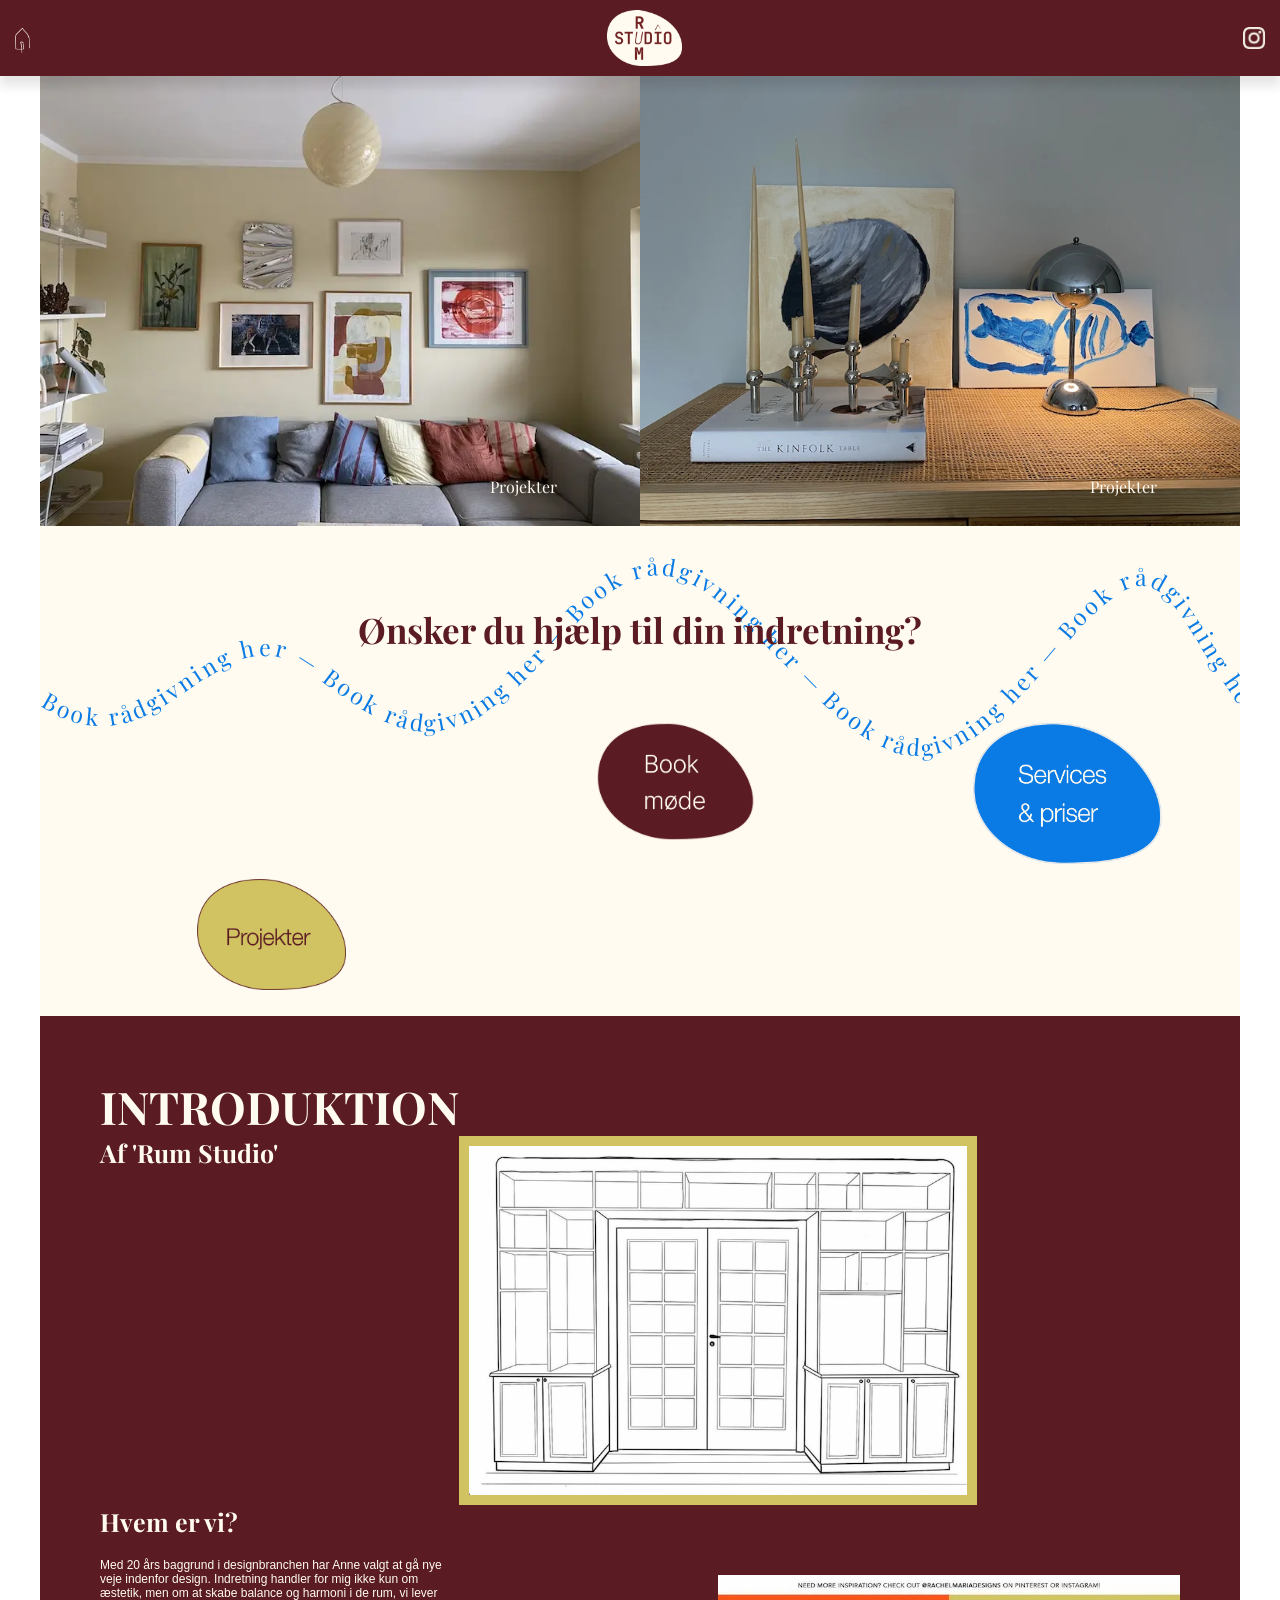
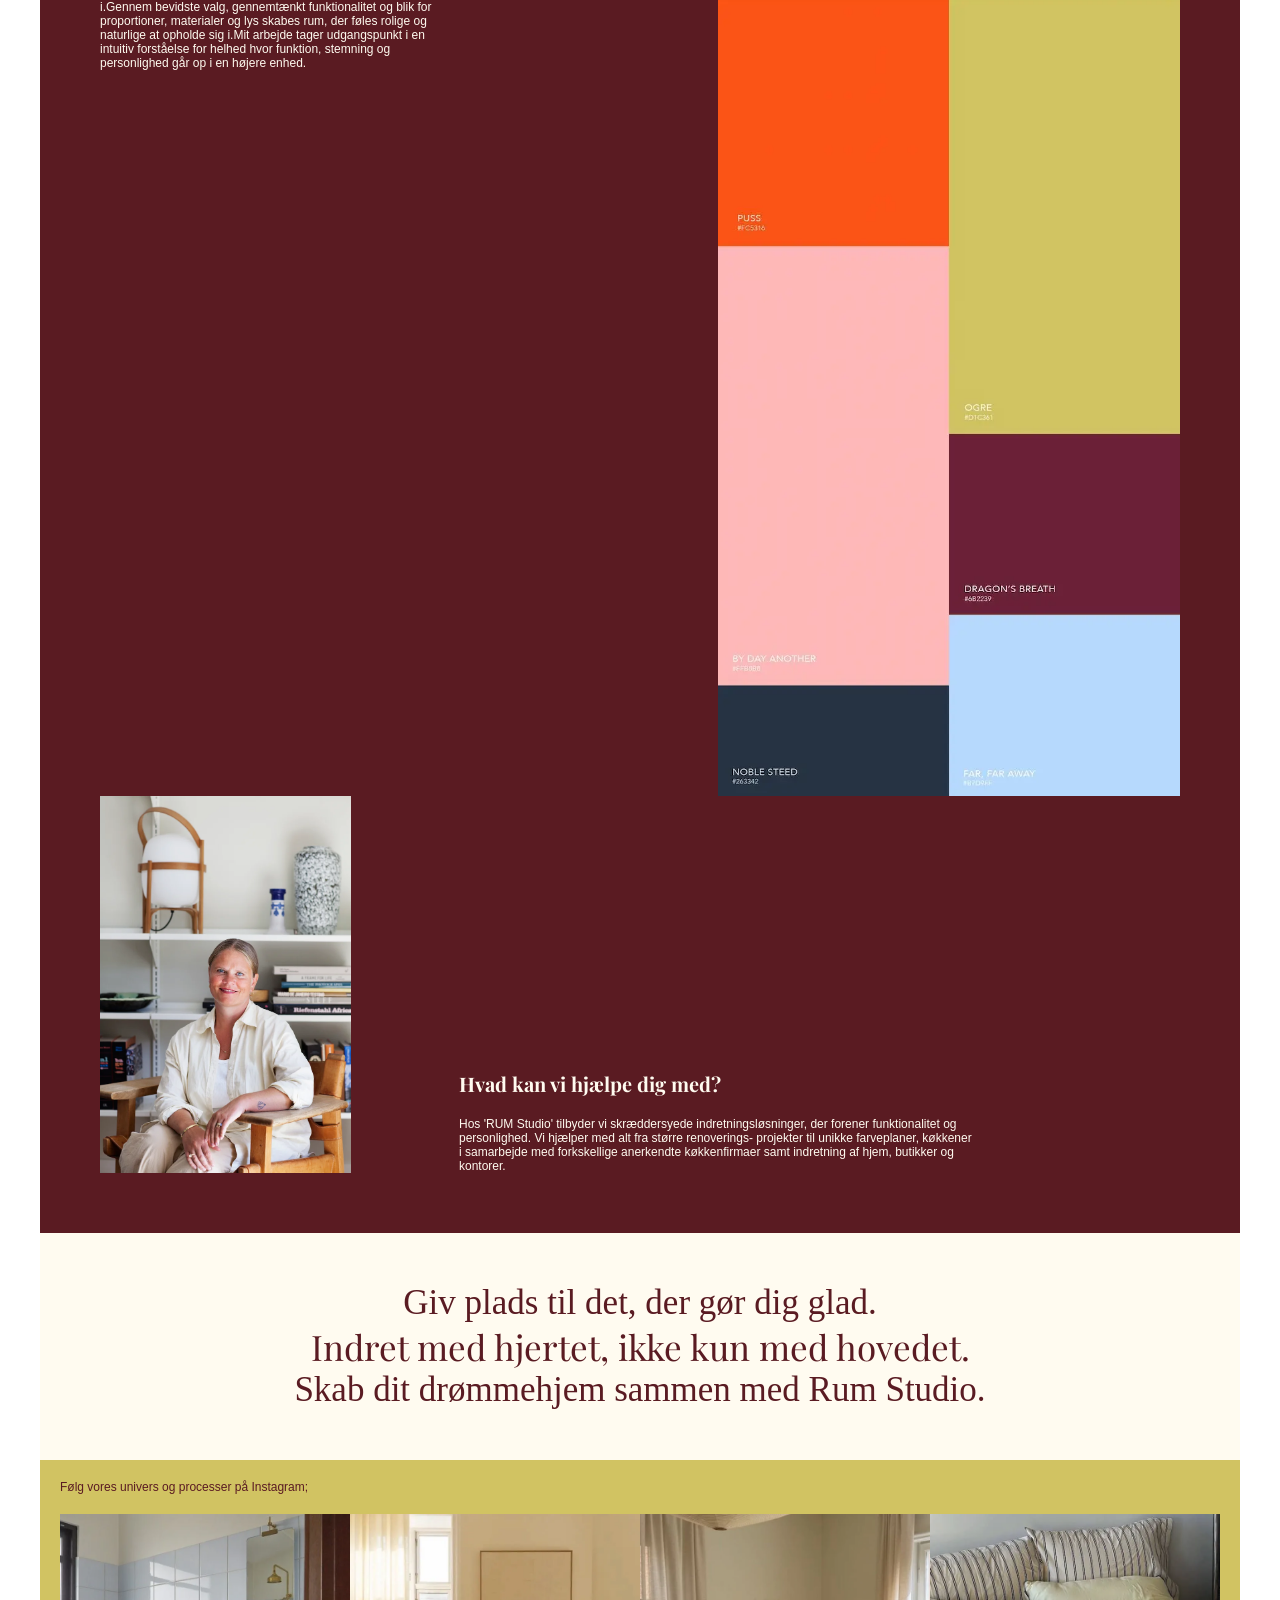
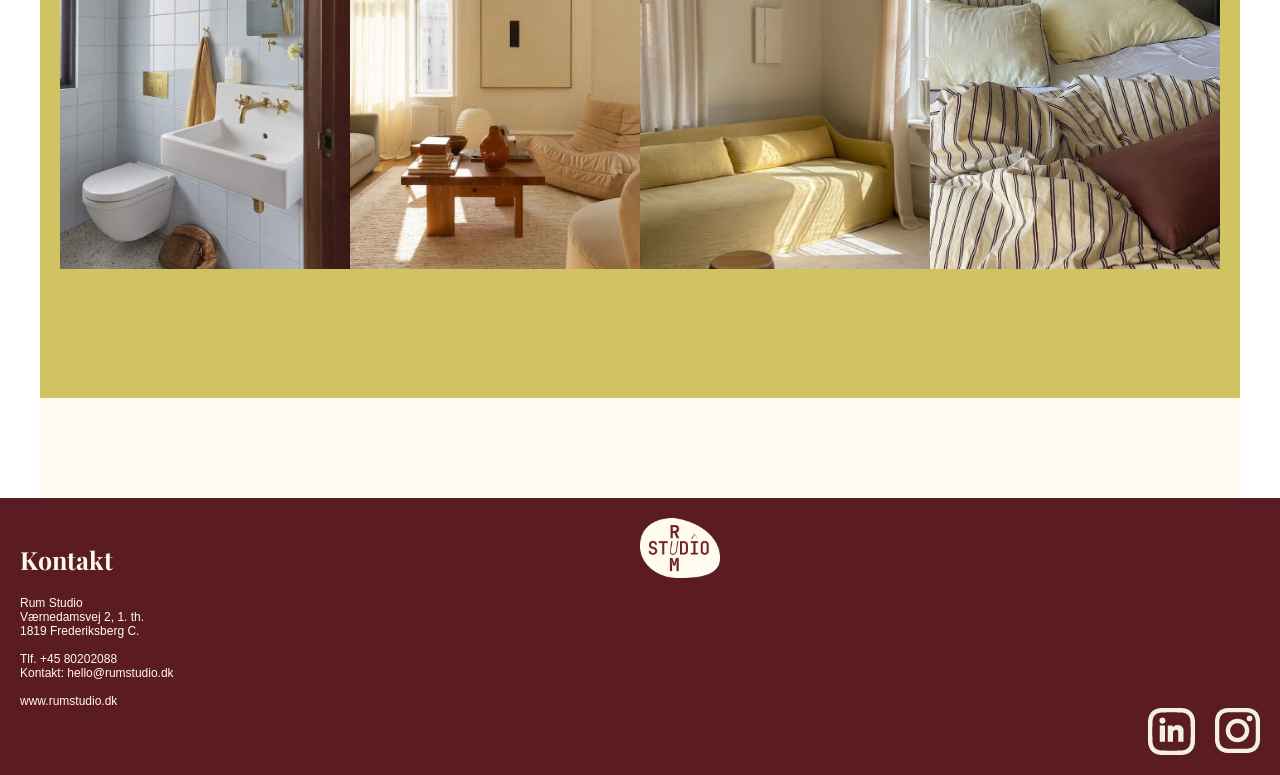
<file: index.html>
<!DOCTYPE html>
<html lang="da">

<head>
    <link rel="apple-touch-icon" sizes="180x180" href="favicon/apple-touch-icon.png">
    <link rel="icon" type="image/png" sizes="32x32" href="favicon/favicon-32x32.png">
    <link rel="icon" type="image/png" sizes="16x16" href="favicon/favicon-16x16.png">
    <link rel="manifest" href="favicon/site.webmanifest">
    <meta charset="UTF-8">
    <meta name="viewport" content="width=device-width, initial-scale=1.0">
    <meta name="robots" content="noindex">
    <link href="https://fonts.cdnfonts.com/css/helvetica-neue-55" rel="stylesheet">
    <link href="https://fonts.googleapis.com/css2?family=Playfair+Display:wght@400;600&display=swap" rel="stylesheet">
    <title>Indretning forside</title>
    <link rel="stylesheet" href="style.css">
    <link rel="stylesheet" href="layout.css">
</head>

<body>
    <header>
        <nav>

            <div>
                <ul class="menu">
                    <li><a href="index.html">Forside</a></li>
                    <li><a href="projektbadevaerelse.html">Projekt Badeværelse</a></li>
                    <li><a href="bookservice.html">Book Service</a></li>
                </ul>

                <button class="burger">
                    <img class="burgerlogo" src="img/burgerlogo.webp" alt="burger">
                </button>
            </div>

            <a href="index.html" id="logo-container">
                <img class="logorum" src="img/rumstudiologo.webp" alt="rumlogo">
            </a>

            <a href="https://www.instagram.com/" target="_blank">
                <img class="instaikon" src="img/instaikon.webp" alt="instagram">
            </a>

        </nav>
    </header>

    <main>
        <section class="section_top">

            <div class="container1">
                <img class="topfoto1" src="img/forside/imgtop1.webp" alt="imgtop1">
                <a class="ctabutton1" href="projektbadevaerelse.html">
                    Projekter
                </a>
            </div>



            <div class="container2">
                <img class="topfoto2" src="img/forside/imgtop2.webp" alt="imgtop2">
                <a class="ctabutton2" href="projektbadevaerelse.html">
                    Projekter
                </a>
            </div>

        </section>

        <h2 class="h2top">
            <a href="bookservice.html">
                Ønsker du hjælp til din indretning?
            </a>
        </h2>



        <div class="grid_mosaik1">
            <a href="projektbadevaerelse.html" class="knap_projekter"> <img src="img/logoer/knapprojekter.webp"
                    alt="projekter"></a>
            <a href="bookservice.html" class="knap_book"> <img src="img/logoer/knapbook.webp" alt="book"></a>

            <a href="bookservice.html" class="knap_service"><img src="img/logoer/knapservice.webp" alt="service"></a>
        </div>

        <div class="snake-wrapper">

            <div class="snake-track">

                <!-- SVG nr 1 -->
                <svg viewBox="0 0 2400 400" class="snake-svg">

                    <path id="snakePath1" d="M0 260 
               C250 420 350 40 550 200 
               S850 360 1050 120 
               S1350 40 1550 240
               S1850 380 2050 140
               S2250 60 2400 260" fill="transparent" />

                    <text class="snake-text">
                        <textPath href="#snakePath1">
                            Book rådgivning her — Book rådgivning her — Book rådgivning her —
                            Book rådgivning her — Book rådgivning her — Book rådgivning her —
                        </textPath>
                    </text>

                </svg>


                <!-- SVG nr 2 (kopi) -->
                <svg viewBox="0 0 2400 400" class="snake-svg">

                    <path id="snakePath2" d="M0 260 
               C250 420 350 40 550 200 
               S850 360 1050 120 
               S1350 40 1550 240
               S1850 380 2050 140
               S2250 60 2400 260" fill="transparent" />

                    <text class="snake-text">
                        <textPath href="#snakePath2">
                            Book rådgivning her — Book rådgivning her — Book rådgivning her —
                            Book rådgivning her — Book rådgivning her — Book rådgivning her —
                        </textPath>
                    </text>

                </svg>

            </div>

        </div>


        <section class="grid_mosaikintro">

            <h1 class="introh1">
                INTRODUKTION
            </h1>

            <h3 class="introh2">
                Af 'Rum Studio'
            </h3>



            <img class="profilimg" src="img/forside/imgprofil.webp" alt="profil">


            <div class="introtekst1">
                <h3 class="introh2a">
                    Hvem er vi?
                </h3>

                <p class="intropa">
                    Med 20 års baggrund i designbranchen har Anne valgt at gå nye veje indenfor design.
                    Indretning handler for mig ikke kun om æstetik, men om at skabe balance og harmoni i de rum, vi
                    lever i.Gennem bevidste
                    valg, gennemtænkt funktionalitet og blik for proportioner, materialer og lys skabes rum, der
                    føles rolige og naturlige
                    at opholde sig i.Mit arbejde tager udgangspunkt i en intuitiv forståelse for helhed hvor
                    funktion, stemning og
                    personlighed går op i en højere enhed.
                </p>
            </div>

            <div class="reolframe">
                <img class="reolimg" src="img/forside/imgreolny.webp" alt="reol">

            </div>





            <div class="introtekst2">
                <h3 class="introh2b">
                    Hvad kan vi hjælpe dig med?
                </h3>

                <p class="intropb">
                    Hos 'RUM Studio' tilbyder vi skræddersyede indretningsløsninger, der forener funktionalitet og
                    personlighed. Vi hjælper
                    med alt fra større renoverings- projekter til unikke farveplaner, køkkener i samarbejde med
                    forkskellige anerkendte
                    køkkenfirmaer samt indretning af hjem, butikker og kontorer.
                </p>
            </div>



            <img class="farveimg" src="img/forside/imgfarver.webp" alt="farver">



        </section>


        <div class="tekstlinjer">
            <div class="øverst">
                Giv plads til det, der gør dig glad.
            </div>

            <div class="italictekst">
                Indret med hjertet, ikke kun med hovedet. </div>

            <div class="boldtekst">
                Skab dit drømmehjem sammen med Rum Studio.
            </div>

        </div>

        <section class="instadel">

            <p>
                <a class="instaknap" href="https://www.instagram.com">
                    Følg vores univers og processer på Instagram;
                </a>


            </p>




            <div class="instaimg">

                <img class="imginsta1" src="img/forside/imginsta1.webp" alt="imginsta1">
                <img class="imginsta2" src="img/forside/imginsta2.webp" alt="imginsta2">
                <img class="imginsta3" src="img/forside/imginsta3.webp" alt="imginsta3">
                <img class="imginsta4" src="img/forside/imginsta4.webp" alt="imginsta4">

            </div>

        </section>









    </main>






    <footer class="footer">
        <div class="kontaktfooter">
            <h3 class="kontakth3">
                Kontakt

            </h3>

            <p class="kontaktp">
                Rum Studio <br>
                Værnedamsvej 2, 1. th. <br>
                1819 Frederiksberg C. <br>
                <br>
                Tlf. +45 80202088 <br>
                Kontakt: hello@rumstudio.dk <br>
                <br>
                <a class="rumstudiosite" href="https://www.rumstudio.dk">
                    www.rumstudio.dk
                </a>

            </p>
        </div>

        <a href="index.html">
            <img class="logofooter" src="img/rumstudiologo.webp" alt="rumstudiologo">
        </a>

        <div class="ikonersome">
            <a href="https://www.linkedin.com">
                <img src="img/linkedinikon.webp" alt="linkedinikon">
            </a>
            <a href="https://www.instagram.com/">
                <img src="img/instaikon.webp" alt="instaikon">
            </a>

        </div>




    </footer>



    <script src="menu.js">
    </script>
</body>

</html>
</file>
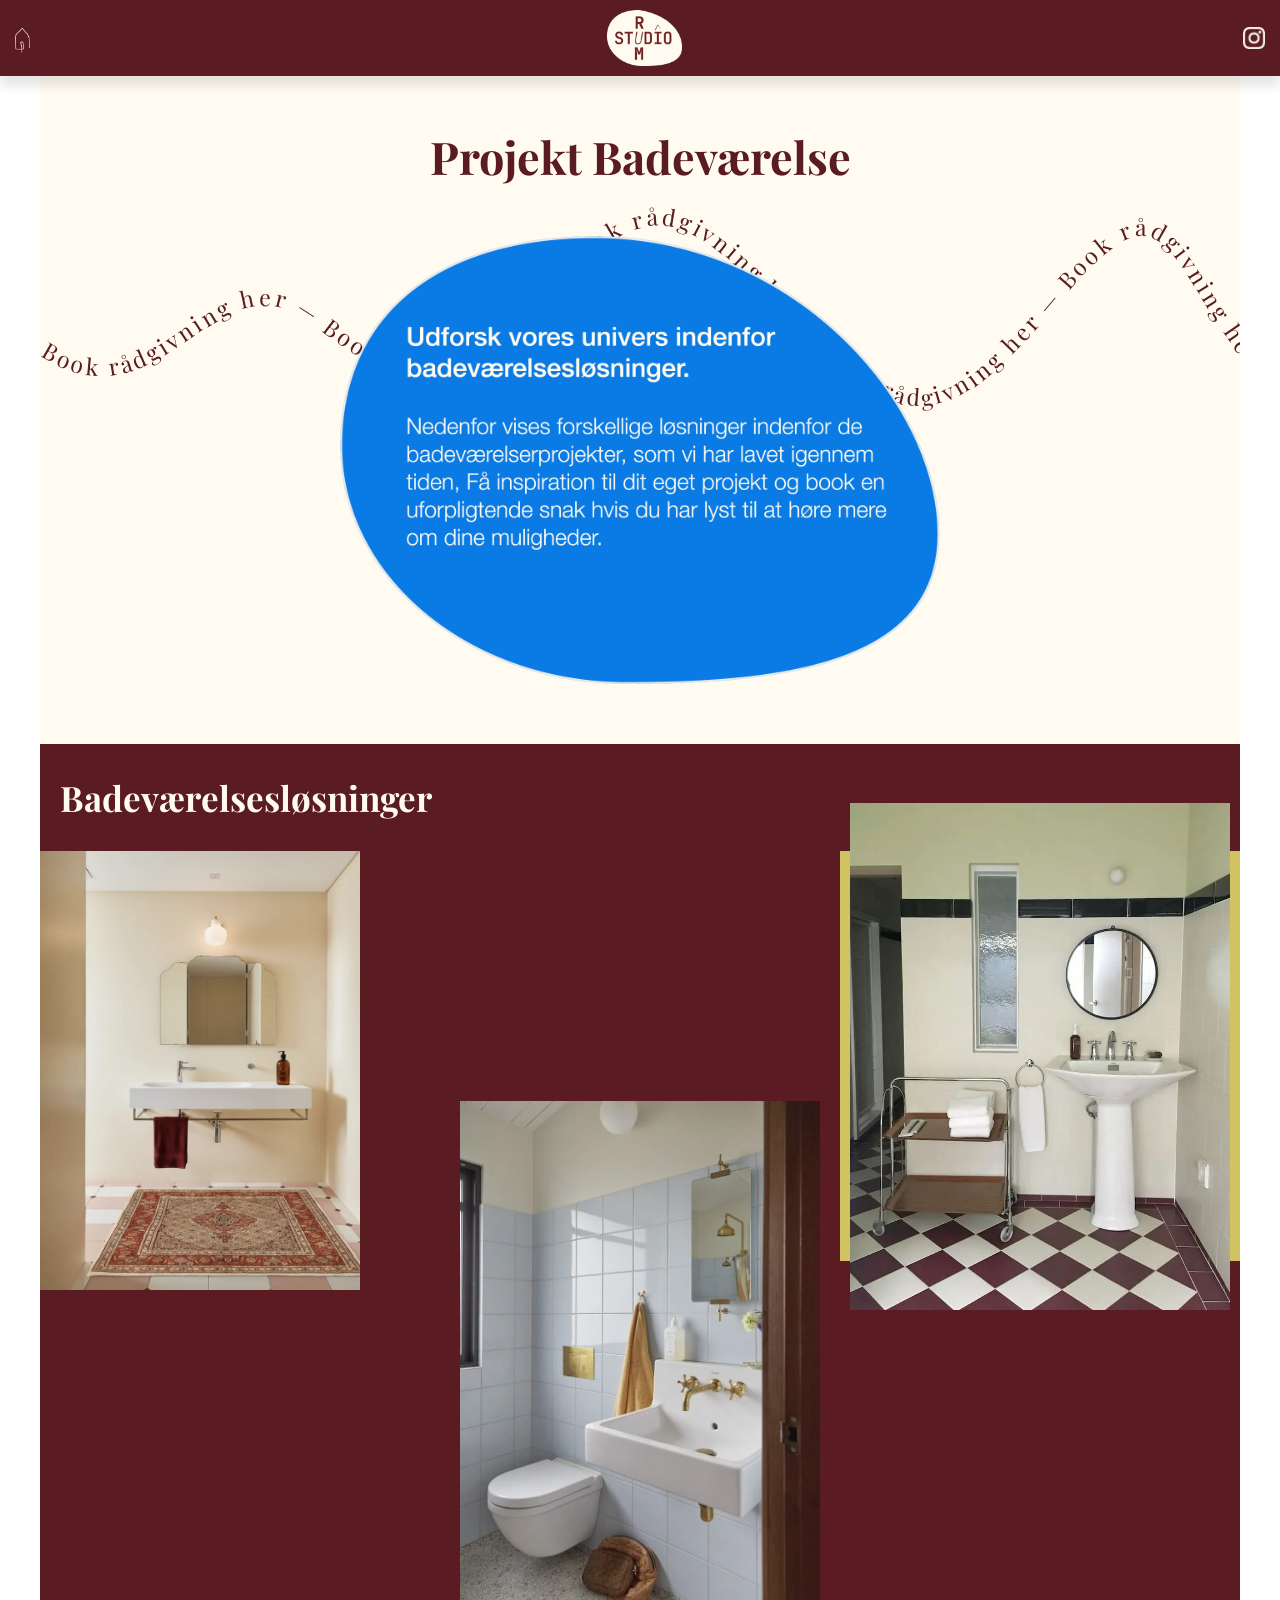
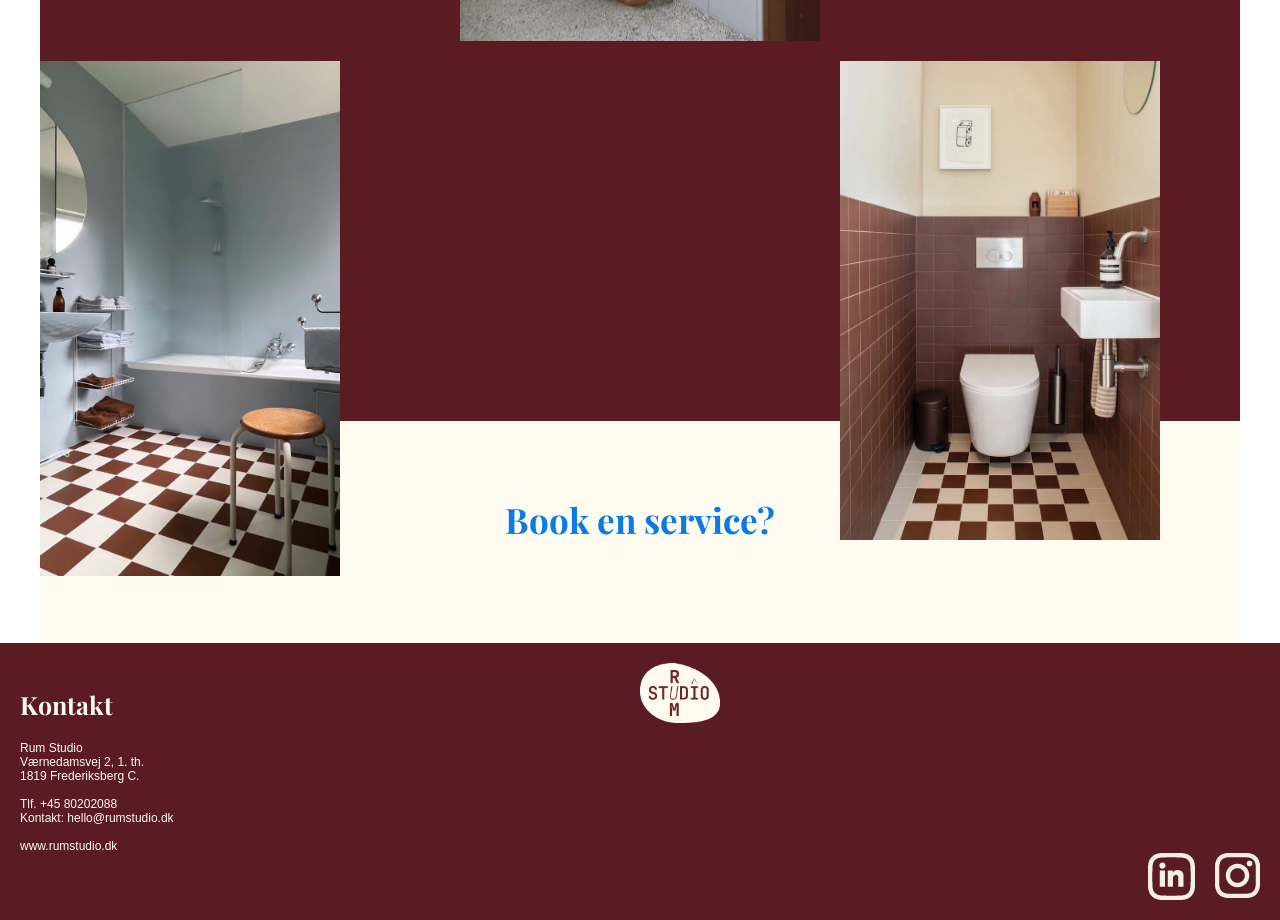
<file: projektbadevaerelse.html>
<!DOCTYPE html>
<html lang="da">

<head>
    <link rel="apple-touch-icon" sizes="180x180" href="favicon/apple-touch-icon.png">
    <link rel="icon" type="image/png" sizes="32x32" href="favicon/favicon-32x32.png">
    <link rel="icon" type="image/png" sizes="16x16" href="favicon/favicon-16x16.png">
    <link rel="manifest" href="favicon/site.webmanifest">
    <meta charset="UTF-8">
    <meta name="viewport" content="width=device-width, initial-scale=1.0">
    <meta name="robots" content="noindex">
    <link href="https://fonts.cdnfonts.com/css/helvetica-neue-55" rel="stylesheet">
    <link href="https://fonts.googleapis.com/css2?family=Playfair+Display:wght@400;600&display=swap" rel="stylesheet">
    <title>Projekt_badevaer</title>
    <link rel="stylesheet" href="style.css">
    <link rel="stylesheet" href="layoutprojektbadevaerelse.css">
</head>


<body>
    <header>
        <nav>

            <div>
                <ul class="menu">
                    <li><a href="index.html">Forside</a></li>
                    <li><a href="projektbadevaerelse.html">Projekt Badeværelse</a></li>
                    <li><a href="bookservice.html">Book Service</a></li>
                </ul>

                <button class="burger">
                    <img class="burgerlogo" src="img/burgerlogo.webp" alt="burger">
                </button>
            </div>

            <a href="index.html" id="logo-container">
                <img class="logorum" src="img/rumstudiologo.webp" alt="rum logo">
            </a>

            <a href="https://www.instagram.com/" target="_blank">
                <img class="instaikon" src="img/instaikon.webp" alt="instagram">
            </a>

        </nav>
    </header>








    <main>

        <h1 class="h1badevaer">
            Projekt Badeværelse

        </h1>

        <img class="topinfologo" src="img/logoer/logobadevaermobil.webp" alt="logobadevaermobil">

        <div class="snake-wrapper">

            <div class="snake-track">

                <!-- SVG nr 1 -->
                <svg viewBox="0 0 2400 400" class="snake-svg">

                    <path id="snakePath1" d="M0 260 
                       C250 420 350 40 550 200 
                       S850 360 1050 120 
                       S1350 40 1550 240
                       S1850 380 2050 140
                       S2250 60 2400 260" fill="transparent" />

                    <text class="snake-text">
                        <textPath href="#snakePath1">
                            Book rådgivning her — Book rådgivning her — Book rådgivning her —
                            Book rådgivning her — Book rådgivning her — Book rådgivning her —
                        </textPath>
                    </text>

                </svg>


                <!-- SVG nr 2 (kopi) -->
                <svg viewBox="0 0 2400 400" class="snake-svg">

                    <path id="snakePath2" d="M0 260 
                       C250 420 350 40 550 200 
                       S850 360 1050 120 
                       S1350 40 1550 240
                       S1850 380 2050 140
                       S2250 60 2400 260" fill="transparent" />

                    <text class="snake-text">
                        <textPath href="#snakePath2">
                            Book rådgivning her — Book rådgivning her — Book rådgivning her —
                            Book rådgivning her — Book rådgivning her — Book rådgivning her —
                        </textPath>
                    </text>

                </svg>

            </div>

        </div>

        <section class="galleribadevaer">
            <h2 class="h2galleri">

                Badeværelsesløsninger
            </h2>
            <div class="grid_10fr">
                <img class="imgbadevaer1" src="img/projekt_badevær/imgbadevær1.webp" alt="imgbadevaer1">

                <img class="imgbadevaer2" src="img/projekt_badevær/imgbadevær2.webp" alt="imgbadevaer2">

                <div class="frameimg3">
                    <img class="imgbadevaer3" src="img/projekt_badevær/imgbadevær3.webp" alt="imgbadevaer3">
                </div>
                <img class="imgbadevaer4" src="img/projekt_badevær/imgbadevær4.webp" alt="imgbadevaer4">

                <img class="imgbadevaer5" src="img/projekt_badevær/imgbadevær5.webp" alt="imgbadevaer5">

            </div>


        </section>


        <h2>
            <a class="ctabookservice" href="bookservice.html">
                Book en service?
            </a>

        </h2>







    </main>



    <footer>

        <footer class="footer">
            <div class="kontaktfooter">
                <h3 class="kontakth3">
                    Kontakt

                </h3>

                <p class="kontaktp">
                    Rum Studio <br>
                    Værnedamsvej 2, 1. th. <br>
                    1819 Frederiksberg C. <br>
                    <br>
                    Tlf. +45 80202088 <br>
                    Kontakt: hello@rumstudio.dk <br>
                    <br>
                    <a class="rumstudiosite" href="https://www.rumstudio.dk">
                        www.rumstudio.dk
                    </a>

                </p>
            </div>

            <a href="index.html">
                <img class="logofooter" src="img/rumstudiologo.webp" alt="rumstudiologo">
            </a>

            <div class="ikonersome">
                <a href="https://www.linkedin.com">
                    <img src="img/linkedinikon.webp" alt="linkedinikon">
                </a>
                <a href="https://www.instagram.com/">
                    <img src="img/instaikon.webp" alt="instaikon">
                </a>

            </div>




        </footer>


    </footer>

    <script src="menu.js">
    </script>
</body>
</file>
<file: style.css>
/*************** Reset - må ikke ændres *********************/

* {
  margin: 0;
  padding: 0;
  box-sizing: border-box;
}

img {
  width: 100%;
  height: auto;
  display: block;
}

main {
  max-width: 1200px;
  margin-inline: auto;
  padding: 0 0rem;
}

/*****fonts GENERAL******/
.content {
  font-family: "Helvetica Neue", sans-serif;
  font-family: "Playfair Display", serif;
}

a {
  text-decoration: none;
  color: #5a1b22;
}

/*****font sizes MOBIL****/

h1 {
  font-family: "Playfair Display", serif;
  font-size: 30px;
}

h2 {
  font-family: "Playfair Display", serif;
  font-size: 25px;
}

h3 {
  font-family: "Playfair Display", serif;
  font-size: 20px;
}

p {
  font-family: "Helvetica Neue", sans-serif;
  font-size: 12px;
}

/*****farver GENERAL******/
.color1 {
  color: #5a1b22;
}
.color2 {
  color: #fffbf0;
}
.color3 {
  color: #d1c362;
}
.color4 {
  color: #0a7be4;
}

/**** burgermenu GENERAL****/
header {
  position: sticky;
  top: 0;
  display: flex;
  justify-content: space-between;
  align-items: center;
  padding-inline: 15px;
  padding-block: 10px;
  background-color: #5a1b22;
  box-shadow: 0 10px 10px rgba(0, 0, 0, 0.1);
  z-index: 9999;
}

#logo-container {
  width: auto;
  /* width: 20%; */
  display: flex;
  align-items: center;
  justify-content: center;
}

.logorum {
  width: 75px;
  height: auto;
  /* aspect-ratio: 236 / 176; */
}

.instaikon {
  width: 22px;
}

.burgerlogo {
  width: 15px;
}

nav {
  display: flex;
  justify-content: space-between;
  width: 100%;
  align-items: center;
}

.menu {
  display: none;
  list-style: none;
  margin: 0;
  padding: 0;
}

.menu li {
  margin-right: 20px;
}

.menu li:last-child {
  margin-right: 0;
}

.menu a {
  display: block;
  padding: 5px;
  color: #fffbf0;
  text-decoration: none;
  transition: color 0.3s;
  text-align: end;
}

/* .menu a:hover {
  color: #ff0000;
} */

.burger {
  width: 30px;
  height: 20px;
  cursor: pointer;
  display: flex;
  align-items: center;
  justify-content: center;
  display: block;
  background-color: transparent;
  border: 0;
}

nav.active .menu {
  display: block;
  background-color: #5a1b22;
  position: absolute;
  top: 90px;
  left: 0;
  width: 50%;
  height: 200px;
  box-shadow: 0 10px 10px rgba(0, 0, 0, 0.1);
  z-index: 1;
}

nav.active .menu li {
  margin: 10px 20px;
  background-color: transparent;
}

nav.active .menu a {
  font-size: 12px;
  font-family: "Helvetica Neue", sans-serif;
}

/******general styling***/

main {
  background-color: #fffbf0;
  padding-bottom: 100px;
}

/******styling af footer GENERAL***/
.footer {
  display: grid;
  grid-template-columns: 1fr 1fr;
  background-color: #5a1b22;
  padding-inline: 20px;
  padding-block: 20px;

  align-items: start;
}

.kontaktp {
  font-family: "Helvetica Neue", sans-serif;
  padding-top: 20px;
}
.kontaktfooter {
  color: #fffbf0;
  font-family: "Helvetica Neue", sans-serif;
  max-width: 400px;
  justify-self: start;
  padding-top: 25px;
}
.logofooter {
  grid-column: 2;
  justify-self: end;
  width: 80px;
  height: auto;
}

.ikonersome {
  grid-column: 2;
  justify-self: end;
  align-self: end;
  display: flex;
  gap: 20px;
}

.rumstudiosite {
  color: #fffbf0;
  text-decoration: none;
}

/*****MOBILSITE*****/

/******forside styling MOBIL****/
@media (max-width: 754px) {
  main {
    background-color: #fffbf0;
  }

  .ctabutton1 {
    font-family: "Playfair Display", serif;
    color: #fffbf0;
  }

  .ctabutton2 {
    font-family: "Playfair Display", serif;
    color: #fffbf0;
  }

  /*****Overskrift ønsker indretning MOBIL***/

  .h2top {
    color: #5a1b22;
  }

  /****grid mosaik intro MOBIL****/

  .grid_mosaikintro {
    background-color: #5a1b22;
  }

  .introh1 {
    color: #fffbf0;
  }

  .introh2 {
    color: #fffbf0;
  }

  .introh2a {
    color: #fffbf0;
  }

  .intropa {
    color: #fffbf0;
  }

  .introh2b {
    color: #fffbf0;
  }

  .intropb {
    color: #fffbf0;
  }

  .reolframe {
    background-color: #d1c362;
    padding: 10px;
  }

  /*****3 store tekstlinjer MOBIL***/

  .tekstlinjer {
    font-family: "Playfair Display", serif;
    color: #5a1b22;
    font-size: 16px;
  }

  /*****instadel MOBIL****/

  .instadel {
    background-color: #d1c362;
  }

  .instaknap {
    font-family: "Helvetica Neue", sans-serif;
    color: #5a1b22;
    /* font-style: none; */
  }

  /*******PROJEKT BADEVAER MOBILSITE******/
  .h1badevaer {
    color: #5a1b22;
  }

  .galleribadevaer {
    background-color: #5a1b22;
  }

  .h2galleri {
    color: #fffbf0;
  }

  .frameimg3 {
    background-color: #d1c362;
    padding: 10px;
  }

  .ctabookservice {
    color: #0a7be4;
    text-decoration: none;
  }

  /********BOOK SERVICE MOBIL*****/
  .h1book {
    color: #5a1b22;
  }

  .udfyldbokse {
    background-color: #5a1b22;
    font-family: "Helvetica Neue", sans-serif;
    color: #fffbf0;
    font-size: 12px;
  }
  .h3udfylder {
    font-family: "Playfair Display", serif;
    font-size: 15px;
  }
}

/******DESKTOP****/
@media (min-width: 755px) {
  .main {
    background-color: #fffbf0;
  }

  /*****skriftstørrelser i DESK***/

  h1 {
    font-family: "Playfair Display", serif;
    font-size: 45px;
  }

  h2 {
    font-family: "Playfair Display", serif;
    font-size: 35px;
  }

  h3 {
    font-family: "Playfair Display", serif;
    font-size: 25px;
  }

  p {
    font-family: "Helvetica Neue", sans-serif;
    font-size: 12px;
  }

  .ctabutton1 {
    font-family: "Playfair Display", serif;
    color: #fffbf0;
    /* size: 18px; */
  }

  .ctabutton2 {
    font-family: "Playfair Display", serif;
    color: #fffbf0;
    /* size: 18px; */
  }

  /*****Overskrift DESK ******/

  .h2top {
    color: #5a1b22;
    font-size: 35px;
  }

  /****grid mosaik intro DESK ****/

  .grid_mosaikintro {
    background-color: #5a1b22;
  }

  .introh1 {
    color: #fffbf0;
    /* font-size: 80px; */
  }

  .introh2 {
    color: #fffbf0;
    /* font-size: 30px; */
  }

  .introh2a {
    color: #fffbf0;
    /* font-size: 20px; */
  }

  .intropa {
    color: #fffbf0;
    /* font-size: 15px; */
  }

  .introh2b {
    color: #fffbf0;
    font-size: 20px;
  }

  .intropb {
    color: #fffbf0;
    /* font-size: 15px; */
  }

  .reolframe {
    background-color: #d1c362;
    padding: 10px;
  }

  /*****3 store linjer DESK****/

  .tekstlinjer {
    color: #5a1b22;
    font-size: 35px;
  }

  .italictekst {
    font-family: "Playfair Display", serif;
  }

  /*****instadel DESK ****/

  .instadel {
    background-color: #d1c362;
    padding-bottom: 20px;
  }
  .instaknap {
    color: #5a1b22;
    text-decoration: none;
  }

  /******** Siden: Projekt Badevaer DESK*****/

  .h1badevaer {
    /* font-family: "Helvetica Neue", sans-serif; */
    color: #5a1b22;
  }

  .galleribadevaer {
    background-color: #5a1b22;
  }

  .h2galleri {
    color: #fffbf0;
  }

  .frameimg3 {
    background-color: #d1c362;
    padding: 10px;
  }

  .ctabookservice {
    color: #0a7be4;
    text-decoration: none;
  }

  /******SIDEN BOOK DESK*****/

  .h1book {
    color: #5a1b22;
  }

  .udfyldbokse {
    color: #fffbf0;
    background-color: #5a1b22;
    font-family: "Helvetica Neue", sans-serif;
  }

  .h3udfylder {
    font-family: "Playfair Display", serif;
    font-size: 20px;
  }
}
</file>
<file: layout.css>
/******DESKTOP*****/
@media (min-width: 755px) {
  /****forside****/

  /****billeder i toppen DESK***/

  .section_top {
    display: grid;
    grid-template-columns: 1fr 1fr;
  }

  .container1 {
    display: grid;
    grid-template-columns: 3fr 1fr;
    grid-template-rows: 8fr 1fr;
  }

  .topfoto1 {
    place-self: stretch;
    object-fit: cover;
    grid-column: 1/3;
    grid-row: 1/3;
  }

  .ctabutton1 {
    grid-column: 2/3;
    grid-row: 2/3;
    text-decoration: none;
    font-weight: 100;
  }

  .container2 {
    display: grid;
    grid-template-columns: 3fr 1fr;
    grid-template-rows: 8fr 1fr;
  }

  .topfoto2 {
    place-self: stretch;
    object-fit: cover;
    grid-column: 1/3;
    grid-row: 1/3;
  }

  .ctabutton2 {
    grid-column: 2/3;
    grid-row: 2/3;
    text-decoration: none;
  }

  /*****Overskrift DESK*****/

  .h2top {
    display: block;
    text-align: center;
    margin-top: 80px;
    text-decoration: none;
  }

  /*****afsnit med cta knapper DESK****/

  .grid_mosaik1 {
    width: 100%;
    display: grid;
    grid-template-columns: 2fr 1.9fr 3.2fr 2fr 2.8fr 2.4fr 1fr;
    grid-template-rows: 3fr 1fr 3.5fr;
    margin-top: 70px;
  }

  .knap_projekter {
    grid-column: 2 / 3;
    grid-row: 3 / 4;
  }

  .knap_book {
    grid-column: 4 / 5;
    grid-row: 1 / 2;
  }

  .knap_service {
    grid-column: 6 / 7;
    grid-row: 1 / 3;
  }

  /*****forside - intro afsnit DESK****/

  .grid_mosaikintro {
    display: grid;
    grid-template-columns: repeat(3, 1fr);
    padding: 60px 60px;
  }

  .introh1 {
    grid-column: 1 / 2;
    grid-row: 1;
  }

  .introh2 {
    grid-column: 1 / 4;
    grid-row: 2 / 3;
  }

  .introtekst1 {
    grid-column: 1 / 4;
    grid-row: 5 / 6;
  }

  .reolframe {
    grid-column: 5 / 7;
    grid-row: 2 / 5;
  }

  .farveimg {
    grid-column: 6 / 8;
    grid-row: 5 / 7;
    padding-top: 70px;
  }

  .profilimg {
    grid-column: 1 / 2;
    grid-row: 7 / 10;
    width: 70%;
  }

  .introtekst2 {
    grid-column: 5 / 7;
    grid-row: 9/ 10;
  }

  .intropa {
    padding-top: 20px;
  }

  .intropb {
    padding-top: 20px;
  }

  /*****3 store tekstlinjer DESK*****/
  .tekstlinjer {
    margin-inline: auto;
    text-align: center;
    margin-top: 50px;
    margin-bottom: 50px;
  }

  /******Instadel DESK*****/

  .instadel {
    padding-top: 20px;
    /* height: 380px; */
  }

  .instaknap {
    padding-inline: 20px;
    /* padding-bottom: 50px;
    text-decoration: none; */
    /* display: block;
    padding-bottom: 25px;
    padding-inline: px; */
  }

  .instaimg {
    display: grid;
    grid-template-columns: repeat(4, 1fr);
    padding-inline: 20px;
    padding-block: 20px;
    /* height: 300px; */
  }

  .instaimg img {
    height: 80%;
    object-fit: cover;
  }
}

/****MOBILSITE*****/
@media (max-width: 754px) {
  /****foto1 og cta button MOBIL****/

  .container1 {
    display: grid;
    grid-template-columns: 3fr 1fr;
  }

  .topfoto1 {
    place-self: stretch;
    object-fit: cover;
    grid-column: 1/3;
    grid-row: 1/3;
  }

  .ctabutton1 {
    grid-column: 2/3;
    grid-row: 2/3;
    text-decoration: none;
    padding-right: 5px;
    margin-bottom: 10px;
  }

  .container2 {
    display: grid;
    grid-template-columns: 3fr 1fr;
  }

  .topfoto2 {
    place-self: stretch;
    object-fit: cover;
    grid-column: 1/3;
    grid-row: 1/3;
  }

  .ctabutton2 {
    grid-column: 2/3;
    grid-row: 2/3;
    text-decoration: none;
    padding-right: 5px;
    margin-bottom: 10px;
  }

  /***** overskrift h2 MOBIL****/

  .h2top {
    display: block;
    text-align: center;
    font-size: 23px;
    color: #5a1b22;
    text-decoration: none;
    padding-top: 50px;
    padding-bottom: 50px;
  }

  /******mosaik grid CTA knapper MOBIL***/

  .grid_mosaik1 {
    display: grid;
    grid-template-columns: repeat(6, 1fr);
  }

  .knap_projekter {
    grid-column: 3 / 5;
    grid-row: 1 / 2;
  }

  .knap_book {
    grid-column: 4 / 6;
    grid-row: 3 / 4;
    padding-top: 20px;
  }

  .knap_service {
    grid-column: 1 / 3;
    grid-row: 4 / 5;
    padding-left: 10px;
  }

  /*****mosaik intro del MOBIL*****/

  .grid_mosaikintro {
    margin-top: 50px;
    padding-bottom: 50px;
  }

  .introh1 {
    padding-top: 35px;
    padding-inline: 10px;
  }
  .introh2 {
    padding-inline: 10px;
  }

  .profilimg {
    width: 60%;
    padding-top: 20px;
  }

  .introtekst1 {
    padding-top: 30px;
    padding-inline: 15px;
  }

  .intropa {
    padding-top: 15px;
  }

  .reolframe {
    width: 75%;
    margin-top: 30px;
    margin-left: auto;
  }

  .introtekst2 {
    padding-top: 30px;
    padding-inline: 15px;
  }

  .intropb {
    padding-top: 15px;
  }

  .farveimg {
    width: 60%;
    margin-top: 30px;
    margin-inline: auto;
  }

  /******3 store tekstlinjer MOBIL****/
  .tekstlinjer {
    margin-inline: auto;
    text-align: center;
    margin-top: 60px;
  }

  /******Instadelen MOBIL****/

  .instadel {
    margin-top: 60px;
    padding-bottom: 22px;
    padding-top: 30px;
    display: grid;
    /* margin-bottom: 30px; */
  }

  .instaknap {
    padding-inline: 10px;
  }

  .imginsta1 {
    padding-top: 20px;
    width: 60%;
  }

  .imginsta2 {
    padding-top: 40px;
    width: 60%;
    display: block;
    margin-left: auto;
    margin-right: auto;
  }

  .imginsta3 {
    padding-top: 75px;
    width: 60%;
    display: block;
    margin-left: auto;
  }

  .imginsta4 {
    padding-top: 55px;
    width: 60%;
    padding-bottom: 20px;
  }
}

/* =========================
   WAVE SCROLL TEXT
========================= */

main {
  position: relative;
}

.snake-wrapper {
  position: absolute;
  top: 450px; /* JUSTER visuelt */
  left: 0;
  width: 100%;
  height: 300px;

  overflow: hidden;
  pointer-events: none;
  z-index: 1;
}

.snake-svg {
  width: 1200px;
  height: 300px;

  animation: snakeMove 22s linear infinite;
}

.snake-text {
  font-family: "Playfair Display", serif;
  font-size: 46px;
  letter-spacing: 6px;
  fill: #0a7be4;
}

.h2top,
.grid_mosaik1 {
  position: relative;
  z-index: 5;
}

@keyframes snakeMove {
  from {
    transform: translateX(0);
  }
  to {
    transform: translateX(-50%);
  }
}
.snake-track {
  display: flex;
  width: max-content;

  animation: snakeMove 25s linear infinite;
}

@keyframes snakeMove {
  from {
    transform: translateX(0);
  }
  to {
    transform: translateX(-50%);
  }
}
</file>
<file: layoutprojektbadevaerelse.css>
/****MOBILSITE*****/
@media (max-width: 754px) {
  .h1badevaer {
    display: flex;
    justify-content: center;
    align-items: center;
    padding-block: 30px;
  }

  .topinfologo {
    display: block;
    margin: 0 auto;
    width: 75%;
    padding-bottom: 30px;
  }

  .h2galleri {
    display: flex;
    justify-content: center;
    align-items: center;
    padding-block: 30px;
  }

  .galleribadevaer {
    margin-top: 55px;
    /* padding-bottom: 22px; */
    padding-top: 30px;
    display: grid;
  }

  .imgbadevaer1 {
    width: 60%;
    display: block;
    margin-left: auto;
    padding-top: 20px;
    padding-bottom: 20px;
  }

  .imgbadevaer2 {
    padding-top: 55px;
    width: 60%;
    padding-bottom: 40px;
  }

  .frameimg3 {
    background-color: #d1c362;
    padding: 20px;

    width: 60%;
    margin-inline: auto;
  }

  .imgbadevaer3 {
    width: 100%;
    display: block;
  }

  .imgbadevaer4 {
    width: 60%;
    display: block;
    margin-left: auto;

    padding-top: 20px;
    padding-bottom: 20px;
  }

  .imgbadevaer5 {
    padding-top: 40px;
    width: 75%;
    display: block;

    margin-right: auto;
    padding-bottom: 50px;
  }

  /******CTA book service link MOBIL*****/
  .ctabookservice {
    display: flex;
    justify-content: center;
    align-items: center;
    padding-top: 50px;
  }
}

/******DESKTOP*****/
@media (min-width: 755px) {
  /******Øverste del DESK******/

  .h1badevaer {
    display: block;
    width: 100%;
    text-align: center;
    padding-block: 50px;
  }

  .topinfologo {
    display: block;
    margin: 0 auto;
    width: 50%;
    padding-bottom: 60px;
  }

  /*****galleri sektion DESK*****/

  .h2galleri {
    padding-block: 30px;
    padding-left: 20px;
  }

  .grid_10fr {
    display: grid;
    grid-template-columns: repeat(3, 1fr);
    grid-template-rows: repeat(4, 1fr);
    height: 1170px;
  }

  .imgbadevaer1 {
    grid-column: 1 / 2;
    /* grid-row: 1 / 3; */
    width: 80%;
    height: auto;
  }

  .imgbadevaer2 {
    grid-column: 2 / 3;
    width: 100%;
    padding: 20px;
    height: auto;
    padding-top: 250px;
  }

  .frameimg3 {
    grid-column: 3 / 4;
    display: flex;
    justify-content: center;
    align-items: center;
    height: 410px;
  }

  .imgbadevaer3 {
    grid-column: 3 / 4;
    width: 100%;
    display: flex;
    justify-content: center;
    align-items: center;
  }

  .imgbadevaer4 {
    grid-column: 1 / 2;
    width: 75%;
    height: auto;
    display: block;
  }

  .imgbadevaer5 {
    grid-column: 3 / 4;
    width: 80%;
    height: auto;
  }

  /***** cta knap - book service DESK *****/
  .ctabookservice {
    display: flex;
    justify-content: center;
    align-items: center;
    padding-top: 75px;
  }
}

/* =========================
   WAVE SCROLL TEXT
========================= */

main {
  position: relative;
}

.snake-wrapper {
  position: absolute;
  top: 100px; /* JUSTER visuelt */
  left: 0;
  width: 100%;
  height: 300px;

  overflow: hidden;
  pointer-events: none;
  z-index: 1;
}

.snake-svg {
  width: 1200px;
  height: 300px;

  animation: snakeMove 22s linear infinite;
}

.snake-text {
  font-family: "Playfair Display", serif;
  font-size: 46px;
  letter-spacing: 6px;
  fill: #5a1b22;
}

.h1badevaer,
.topinfologo {
  position: relative;
  z-index: 5;
}

@keyframes snakeMove {
  from {
    transform: translateX(0);
  }
  to {
    transform: translateX(-50%);
  }
}
.snake-track {
  display: flex;
  width: max-content;

  animation: snakeMove 25s linear infinite;
}

@keyframes snakeMove {
  from {
    transform: translateX(0);
  }
  to {
    transform: translateX(-50%);
  }
}
</file>
